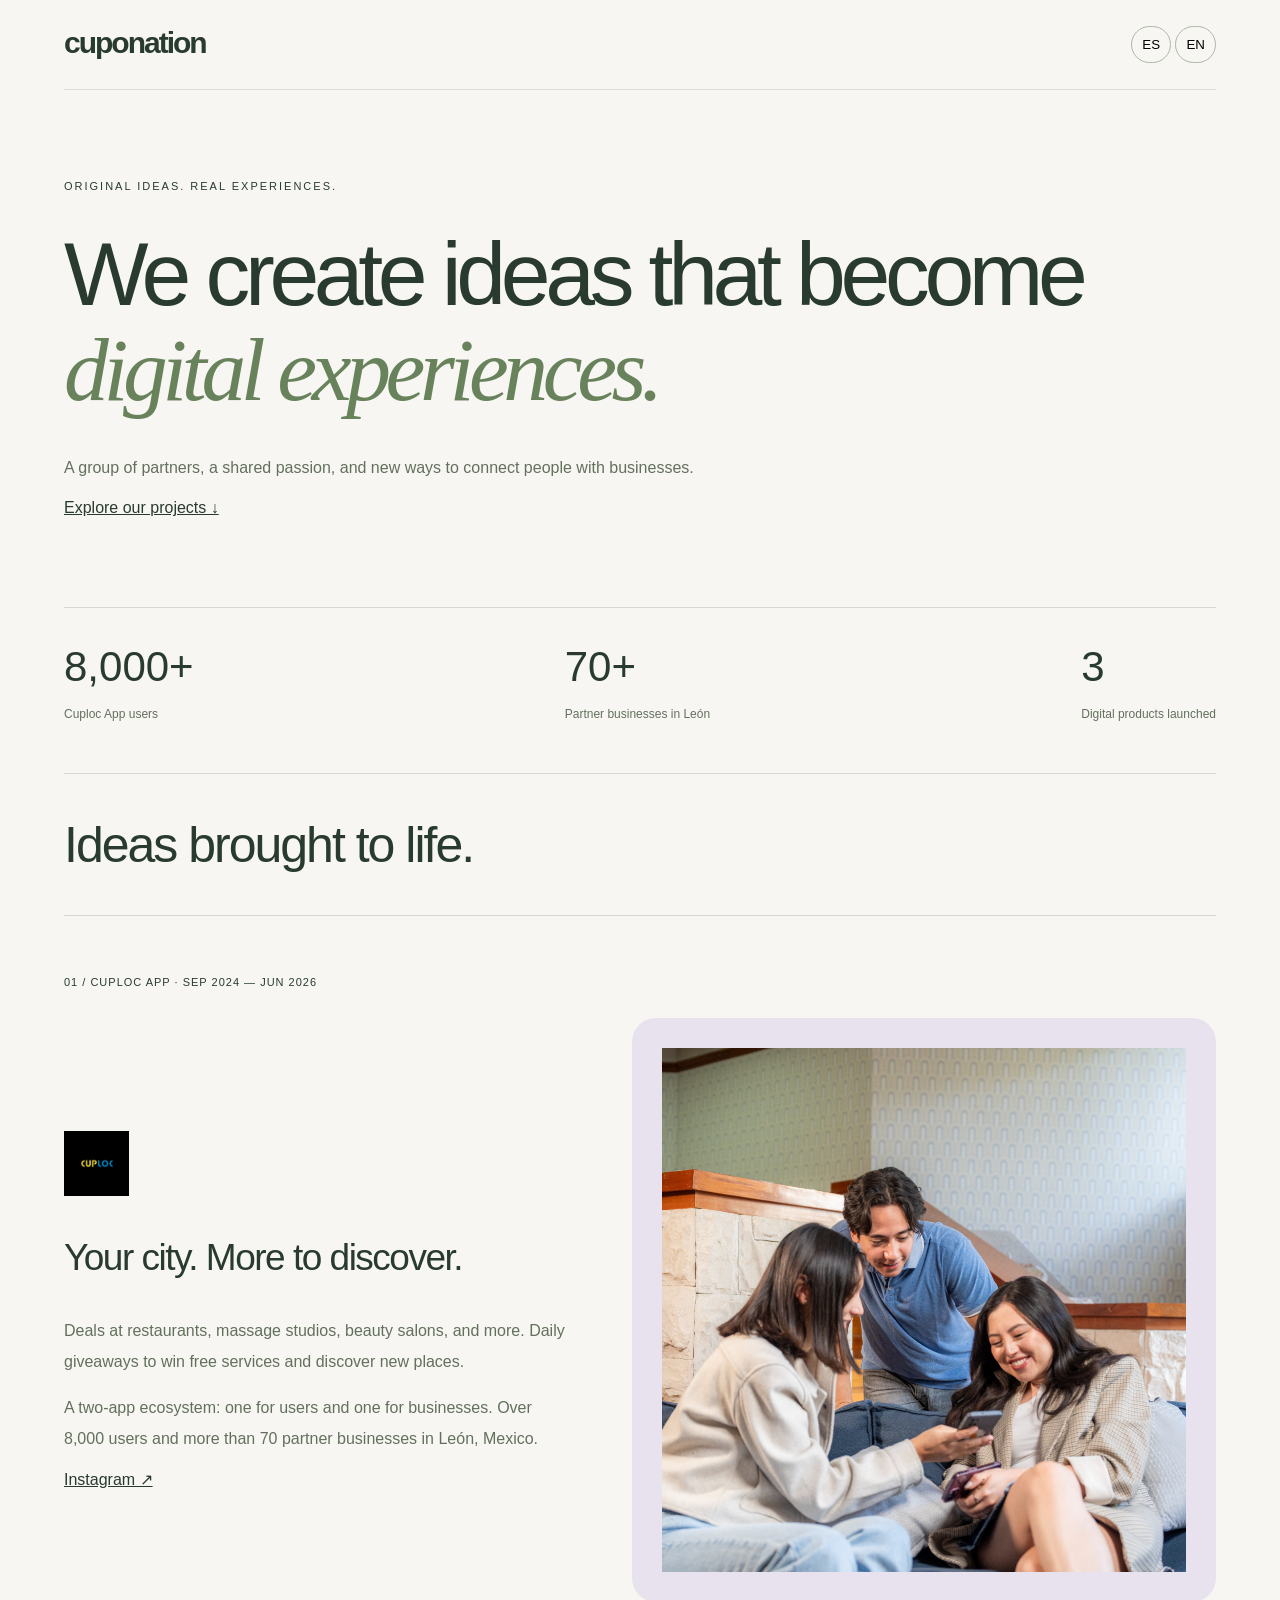
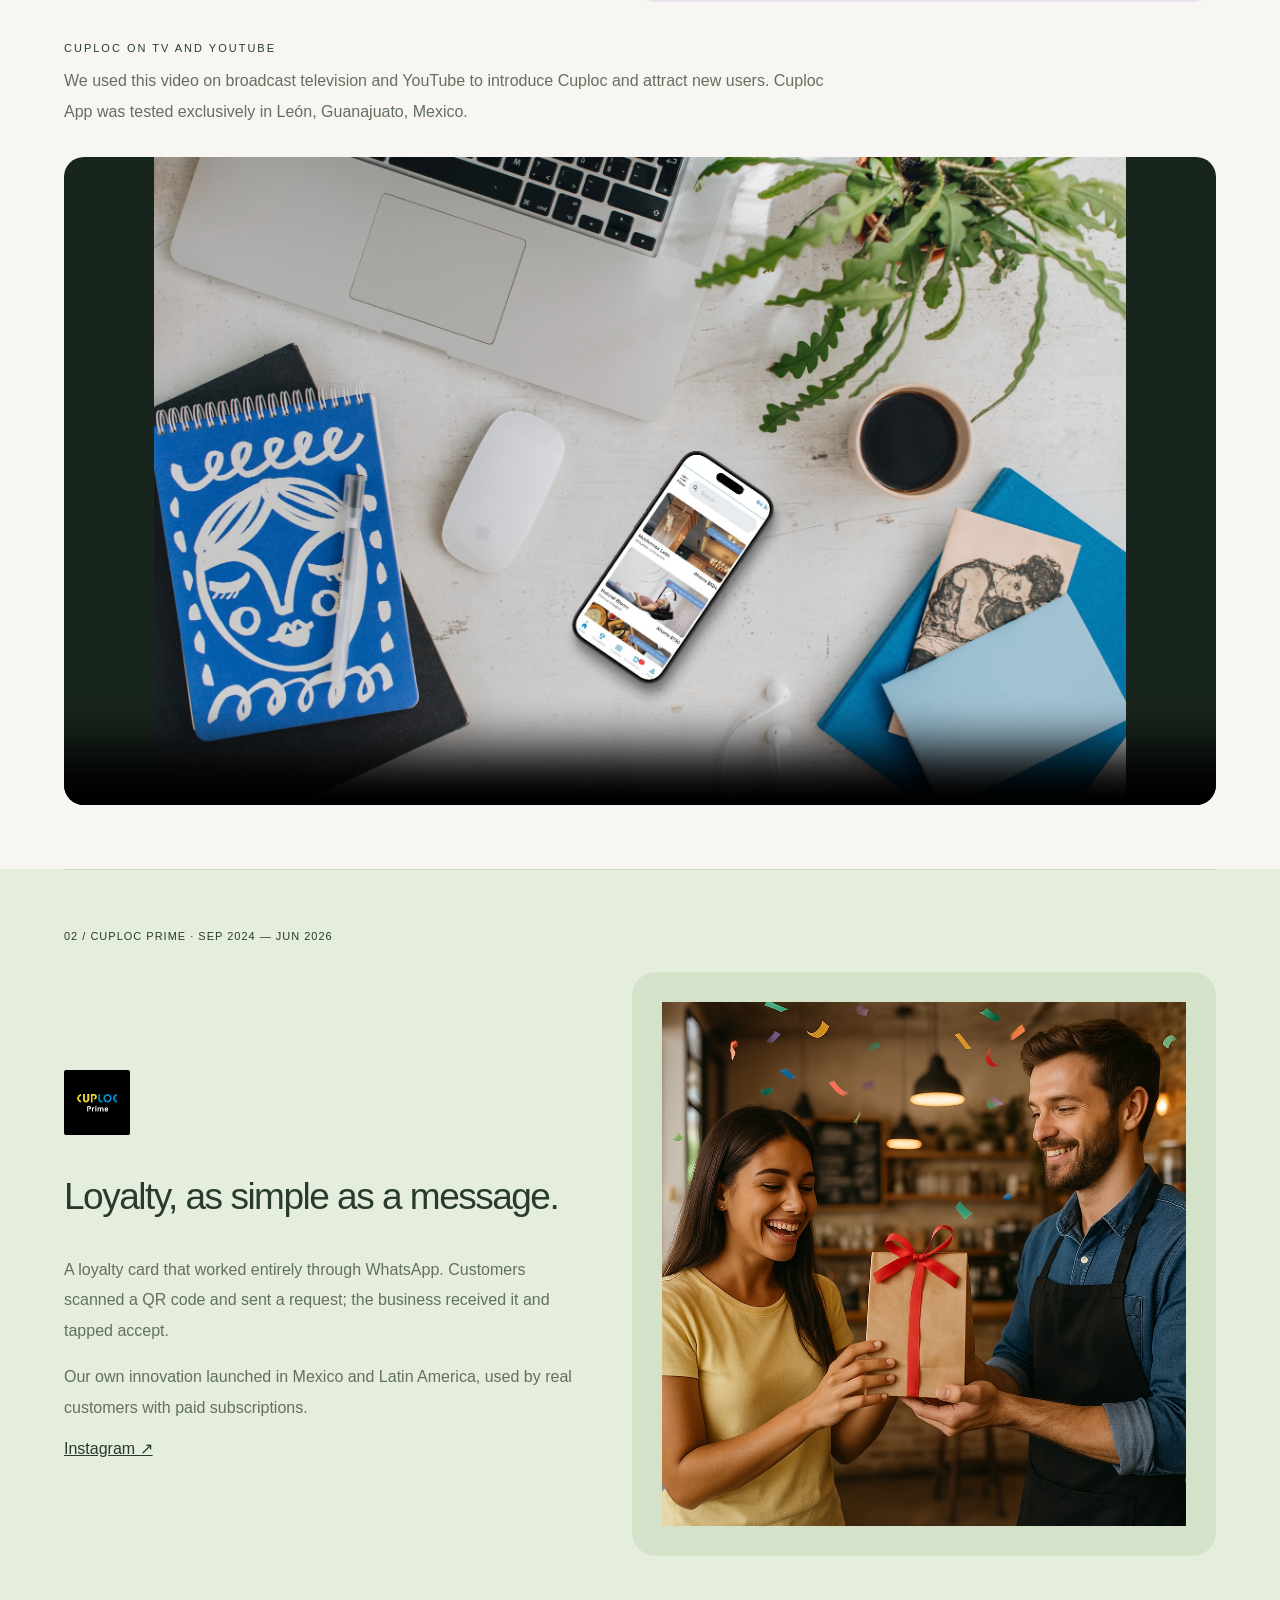
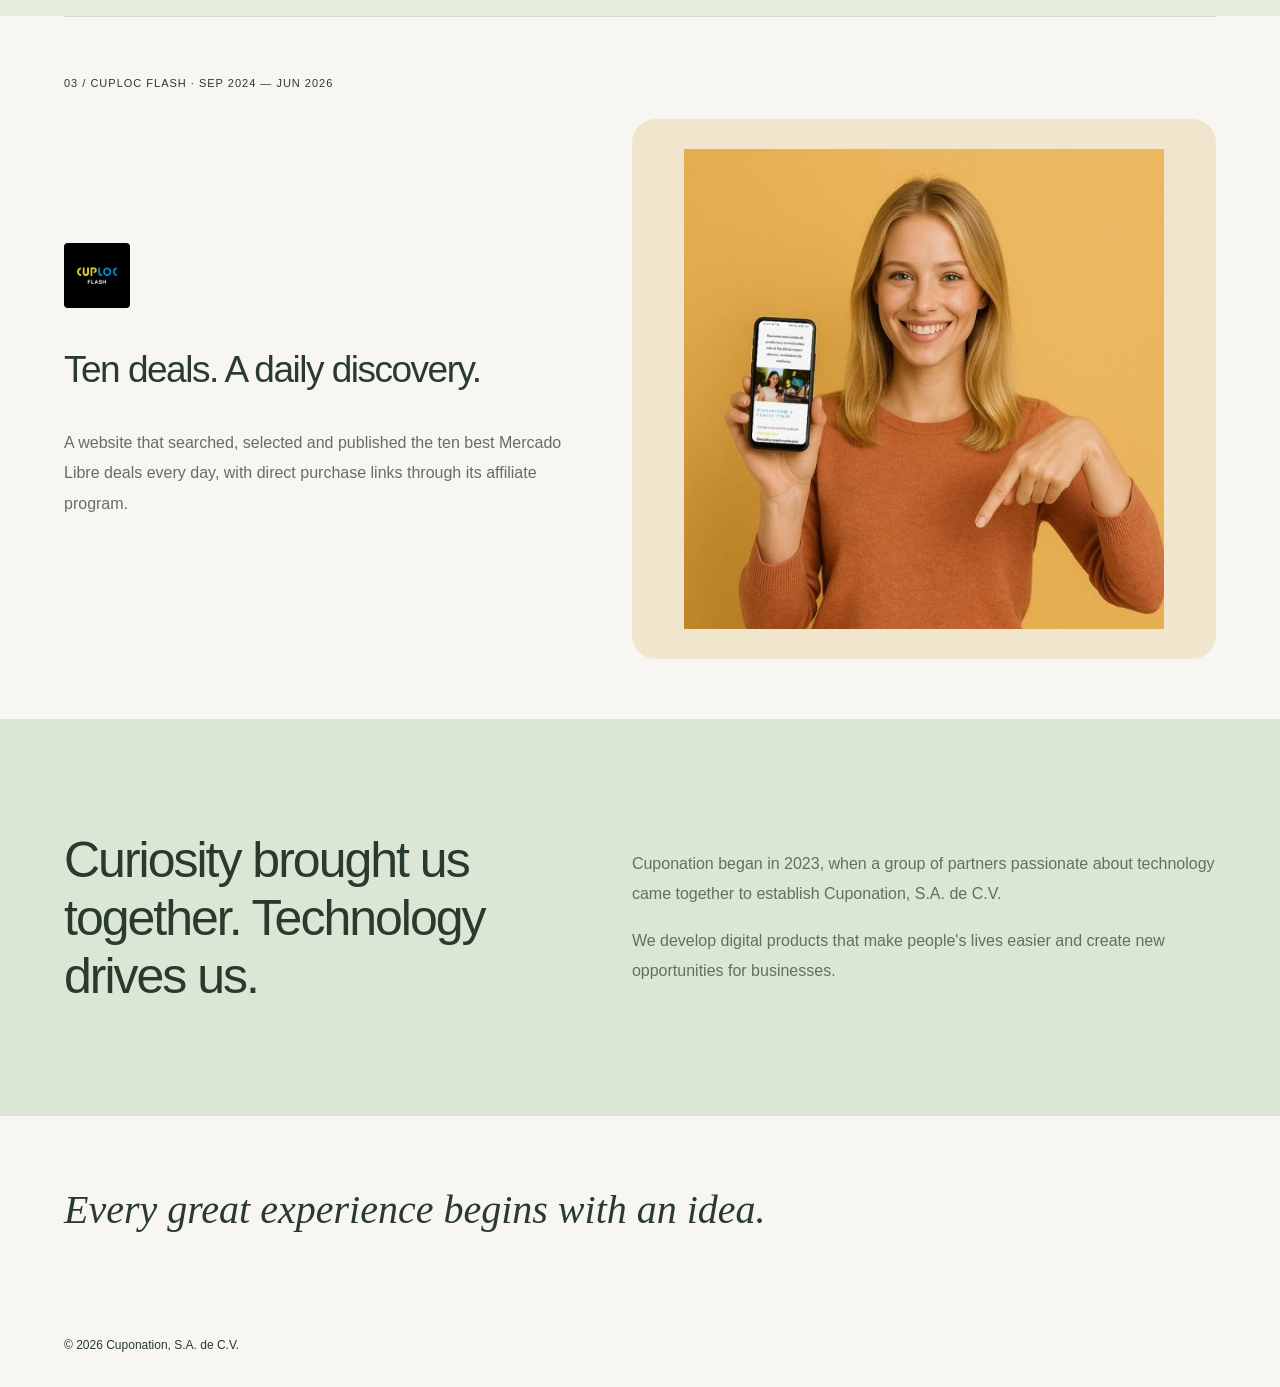
<file: index.html>
<!doctype html><html lang="es"><meta charset="utf-8"><meta name="viewport" content="width=device-width,initial-scale=1"><title>Cuponation</title>
<link rel="icon" type="image/svg+xml" sizes="any" href="favicon.svg"><style>*{box-sizing:border-box}body{margin:0;background:#f7f6f2;color:#283b2e;font-family:Arial,sans-serif}.wrap{width:min(1160px,90%);margin:auto}header{padding:26px 0;border-bottom:1px solid #ddd;display:flex;justify-content:space-between}.brand{font-size:30px;font-weight:bold;letter-spacing:-2px}button{background:none;border:1px solid #adb7a6;border-radius:30px;padding:10px;cursor:pointer}h1{font-size:clamp(46px,7vw,90px);font-weight:400;letter-spacing:-.06em;line-height:1.06;margin:35px 0}em{color:#68825b;font-family:Georgia,serif}.hero{padding:90px 0}.label{font-size:11px;letter-spacing:2px;text-transform:uppercase}p{line-height:1.9;color:#63705d}a{color:inherit}.stats{display:flex;justify-content:space-between;border-block:1px solid #d3dacd;padding:35px 0;gap:20px}.stats strong{font-size:42px;font-weight:400}.stats p{font-size:12px}h2{font-size:50px;font-weight:400;letter-spacing:-2px}article{padding:60px 0;border-top:1px solid #d3dacd}.grid{display:grid;grid-template-columns:1fr 1.15fr;gap:60px;align-items:center}h3{font-size:37px;font-weight:400;letter-spacing:-1.5px}.visual{padding:30px;background:#e8e2ee;border-radius:24px;min-height:300px;display:flex;justify-content:center;align-items:center}.visual img{width:100%;max-height:480px;object-fit:contain}.film{width:100%;aspect-ratio:16/9;background:#18251c;border-radius:20px;margin-top:30px}.prime{background:#e5eddd}.prime .visual{background:#d5e2ca}.phone{width:260px;max-width:100%;aspect-ratio:9/16;border:8px solid #233328;border-radius:30px;background:#111}.meta{font-size:11px;letter-spacing:1px;margin-bottom:30px}.logo{max-width:200px;max-height:65px}.about{padding:70px 0;background:#dce6d4}footer{padding:35px 0;font-size:12px}.closing{font:italic 40px Georgia,serif;padding:70px 0}button:focus-visible,a:focus-visible{outline:3px solid #689555}@media(max-width:750px){.grid{grid-template-columns:1fr;gap:25px}.hero{padding:55px 0}h2{font-size:38px}.stats strong{font-size:30px}.stats p{font-size:10px}.closing{font-size:30px}}</style>
<header class="wrap"><span class="brand">cuponation</span><div><button type="button" data-language="es">ES</button> <button type="button" data-language="en">EN</button></div></header><main>
<section class="wrap hero"><div class="label" data-en="Original ideas. Real experiences.">Ideas propias. Experiencias reales.</div><h1><span data-en="We create ideas that become">Creamos ideas que se convierten en</span> <em data-en="digital experiences.">experiencias digitales.</em></h1><p data-en="A group of partners, a shared passion, and new ways to connect people with businesses.">Un grupo de socios, una pasión compartida y nuevas formas de conectar a las personas con los negocios.</p><a href="#proyectos" data-en="Explore our projects ↓">Explora nuestros proyectos ↓</a></section>
<div class="wrap stats"><div><strong>8,000+</strong><p data-en="Cuploc App users">Usuarios en Cuploc App</p></div><div><strong>70+</strong><p data-en="Partner businesses in León">Negocios afiliados en León</p></div><div><strong>3</strong><p data-en="Digital products launched">Productos digitales lanzados</p></div></div>
<section class="wrap" id="proyectos"><h2 data-en="Ideas brought to life.">Ideas que cobraron vida.</h2><article><div class="meta">01 / CUPLOC APP · SEP 2024 — JUN 2026</div><div class="grid"><div><img class="logo" src="assets/cuploc-logo.png" alt="Cuploc" onerror="this.hidden=true"><h3 data-en="Your city. More to discover.">Tu ciudad. Más por descubrir.</h3><p data-en="Deals at restaurants, massage studios, beauty salons, and more. Daily giveaways to win free services and discover new places.">Ofertas en restaurantes, masajes, salones de belleza y más. Sorteos diarios para ganar servicios gratuitos y descubrir nuevos lugares.</p><p data-en="A two-app ecosystem: one for users and one for businesses. Over 8,000 users and more than 70 partner businesses in León, Mexico.">Un ecosistema de dos apps: una para usuarios y otra para negocios. Más de 8,000 usuarios y más de 70 negocios afiliados en León, Guanajuato.</p><a href="https://www.instagram.com/cuplocapp/" target="_blank" rel="noopener noreferrer">Instagram ↗</a></div><div class="visual"><img src="assets/cuploc-app.jpg" alt="Personas compartiendo sus teléfonos en un restaurante" width="2048" height="2048" style="height:auto;max-height:none"></div></div><div style="margin-top:40px;max-width:760px">
  <div class="label" data-en="Cuploc on TV and YouTube">
    Cuploc en televisión y YouTube
  </div>
  <p
    style="margin:12px 0 0"
    data-en="We used this video on broadcast television and YouTube to introduce Cuploc and attract new users. Cuploc App was tested exclusively in León, Guanajuato, Mexico."
  >Utilizamos este video en televisión abierta y en YouTube para dar a conocer Cuploc y atraer nuevos usuarios. Cuploc App se probó exclusivamente en León, Guanajuato, México.</p>
</div><video class="film" controls playsinline preload="none" poster="assets/cuploc-video-poster.jpg"><source src="assets/cuploc-spot.mp4" type="video/mp4"></video></article></section>
<section class="prime"><article class="wrap"><div class="meta">02 / CUPLOC PRIME · SEP 2024 — JUN 2026</div><div class="grid"><div><img class="logo" src="assets/prime-logo.png" alt="Cuploc Prime" onerror="this.hidden=true"><h3 data-en="Loyalty, as simple as a message.">La lealtad, tan fácil como un mensaje.</h3><p data-en="A loyalty card that worked entirely through WhatsApp. Customers scanned a QR code and sent a request; the business received it and tapped accept.">Una tarjeta de lealtad que funcionaba 100% por WhatsApp. El cliente escaneaba un QR y enviaba una solicitud; el negocio la recibía y presionaba aceptar.</p><p data-en="Our own innovation launched in Mexico and Latin America, used by real customers with paid subscriptions.">Una innovación propia lanzada en México y Latinoamérica, utilizada por clientes reales que pagaban una suscripción.</p><a href="https://www.instagram.com/cuplocapp/" target="_blank" rel="noopener noreferrer">Instagram ↗</a></div><div class="visual"><img src="assets/prime-recompensa.jpg" alt="Cliente recibiendo un regalo de un negocio como recompensa por su lealtad" width="1024" height="1024" loading="lazy" style="height:auto;max-height:none"></div></div></article></section>
<section class="wrap"><article><div class="meta">03 / CUPLOC FLASH · SEP 2024 — JUN 2026</div><div class="grid"><div><img class="logo" src="assets/flash-logo.png" alt="Cuploc Flash" onerror="this.hidden=true"><h3 data-en="Ten deals. A daily discovery.">Diez ofertas. Un descubrimiento diario.</h3><p data-en="A website that searched, selected and published the ten best Mercado Libre deals every day, with direct purchase links through its affiliate program.">Una web que buscaba, seleccionaba y publicaba cada día las 10 mejores ofertas de Mercado Libre. Un blog con acceso directo a la compra mediante su programa de afiliados.</p></div><div class="visual" style="background:#f0e6cd"><img src="assets/flash-imagen.jpg" alt="Cuploc Flash" loading="lazy"></div></div></article></section>
<section class="about"><div class="wrap grid"><h2 data-en="Curiosity brought us together. Technology drives us.">La curiosidad nos unió. La tecnología nos mueve.</h2><div><p data-en="Cuponation began in 2023, when a group of partners passionate about technology came together to establish Cuponation, S.A. de C.V.">Cuponation nació en 2023, cuando un grupo de socios apasionados por la tecnología se unió para crear Cuponation, S.A. de C.V.</p><p data-en="We develop digital products that make people's lives easier and create new opportunities for businesses.">Desarrollamos productos digitales que facilitan la vida de las personas y generan nuevas oportunidades para los negocios.</p></div></div></section><div class="wrap closing" data-en="Every great experience begins with an idea.">Toda gran experiencia comienza con una idea.</div></main><footer class="wrap">© 2026 Cuponation, S.A. de C.V.</footer><script>(() => {
  const translatedElements = document.querySelectorAll('[data-en]');
  const languageButtons = document.querySelectorAll('[data-language]');
  translatedElements.forEach(element => { element.dataset.es = element.textContent; });

  function setLanguage(language) {
    const selected = language === 'es' ? 'es' : 'en';
    document.documentElement.lang = selected;
    translatedElements.forEach(element => { element.textContent = element.dataset[selected]; });
    languageButtons.forEach(button => {
      button.setAttribute('aria-pressed', String(button.dataset.language === selected));
    });
  }

  languageButtons.forEach(button => {
    button.addEventListener('click', () => setLanguage(button.dataset.language));
  });

  const deviceLanguage = (navigator.languages && navigator.languages[0]) || navigator.language || 'es';
  setLanguage(deviceLanguage.toLowerCase().startsWith('es') ? 'es' : 'en');
})();</script></html>
</file>
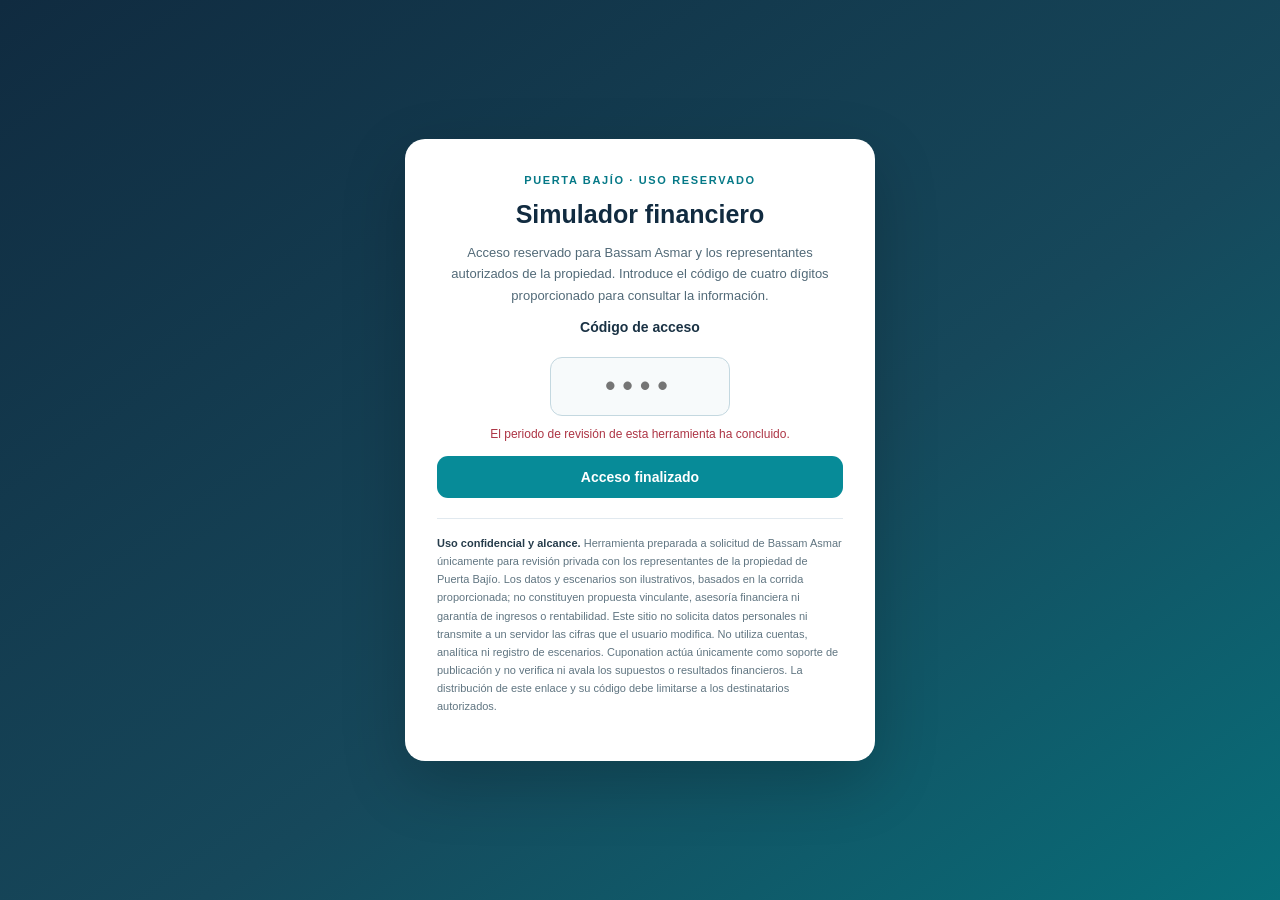
<file: acceso-puerta-bajio/index.html>
<!doctype html>
<html lang="es">
<head>
<meta charset="utf-8"/><meta name="viewport" content="width=device-width,initial-scale=1"/>
<meta name="theme-color" content="#102b40"/>
<title>Puerta Bajío | Simulador de Inversión Regus</title>
<style>
:root{--navy:#112b40;--teal:#08a6b5;--aqua:#dcf8f9;--ink:#1a3244;--muted:#697f8d;--border:#dbe6eb;--bg:#f4f8fa;--white:#fff;--green:#078466;--red:#d04d5e;--shadow:0 8px 32px rgba(15,53,76,.06)}
*{box-sizing:border-box}body{margin:0;color:var(--ink);font-family:Inter,Segoe UI,Arial,sans-serif;background:var(--bg);font-size:14px}button,input,select{font:inherit}button{cursor:pointer}header{background:var(--navy);color:white;padding:21px max(26px,calc((100vw - 1400px)/2));display:flex;gap:22px;align-items:center;justify-content:space-between;flex-wrap:wrap}header .tag{color:#b5e6e9;text-transform:uppercase;font-size:11px;font-weight:800;letter-spacing:.17em}header h1{font-size:23px;margin:5px 0 4px;font-weight:800}header p{color:#c7dce3;margin:0;font-size:13px}header .brand{font-size:24px;font-weight:800;letter-spacing:-1px;white-space:nowrap}header .brand span{color:#3bd5db}main{max-width:1450px;margin:auto;padding:24px 26px 65px}.toolbar{display:flex;align-items:center;justify-content:space-between;gap:16px;flex-wrap:wrap;margin-bottom:20px}.intro strong{font-size:17px}.intro p{margin:6px 0 0;color:var(--muted);font-size:13px}.buttons{display:flex;gap:8px;flex-wrap:wrap}.btn{background:white;color:var(--ink);border:1px solid var(--border);border-radius:9px;padding:10px 13px;font-weight:700}.btn:hover{border-color:var(--teal)}.btn.primary{background:var(--teal);color:white;border-color:var(--teal)}.layout{display:grid;grid-template-columns:345px minmax(0,1fr);gap:19px}.panel{background:white;border:1px solid var(--border);border-radius:14px;padding:20px;box-shadow:var(--shadow)}.sidebar{align-self:start}.side-head{display:flex;justify-content:space-between;align-items:center}.panel h2{font-size:16px;margin:0 0 16px}.eyebrow{font-size:11px;font-weight:800;text-transform:uppercase;letter-spacing:.09em;color:var(--teal);margin-bottom:12px}.control{margin:18px 0 23px}.control .head{display:flex;justify-content:space-between;align-items:center;gap:9px;margin-bottom:11px}.control label{font-weight:650}.value{color:var(--navy);font-weight:800;font-variant-numeric:tabular-nums;background:var(--aqua);padding:5px 8px;border-radius:6px;white-space:nowrap}input[type=range]{width:100%;accent-color:var(--teal);cursor:pointer}.range-label{display:flex;justify-content:space-between;color:#8395a1;font-size:11px;margin-top:4px}.hint{color:var(--muted);font-size:12px;line-height:1.5;margin:8px 0 0}.divider{border:0;border-top:1px solid var(--border);margin:24px 0}.scenario-buttons{display:grid;grid-template-columns:repeat(3,1fr);gap:7px}.scenario-buttons button{background:#f6fafb;border:1px solid var(--border);border-radius:8px;padding:9px 4px;color:var(--ink);font-weight:700;font-size:12px}.scenario-buttons button.active{background:var(--aqua);border-color:var(--teal);color:#007984}details{border-top:1px solid var(--border);margin-top:20px;padding-top:15px}summary{cursor:pointer;font-weight:750}.fine{font-size:11px;line-height:1.55;color:var(--muted)}.content{min-width:0}.kpis{display:grid;grid-template-columns:repeat(4,minmax(0,1fr));gap:13px;margin-bottom:17px}.kpi{background:white;border:1px solid var(--border);border-radius:14px;padding:18px 17px;min-height:129px;box-shadow:var(--shadow)}.kpi .label{font-size:12px;color:var(--muted);font-weight:650}.kpi .big{font-weight:850;letter-spacing:-.035em;font-size:25px;margin:11px 0 8px;white-space:nowrap}.kpi .sub{font-size:11px;color:#7b8b98}.positive{color:var(--green)}.negative{color:var(--red)}.comparison{background:#e9f7f7;border:1px solid #c3e9eb;border-radius:10px;padding:12px 15px;display:flex;gap:16px;align-items:center;justify-content:space-between;margin-bottom:16px;flex-wrap:wrap}.comparison strong{color:#007888}.split{display:grid;grid-template-columns:minmax(0,1.8fr) minmax(270px,1fr);gap:17px;margin-bottom:17px}.panel .subtitle{font-size:12px;color:var(--muted);margin:-8px 0 17px}#chart{display:block;width:100%;height:auto;max-height:330px;overflow:visible}#chart text{font-family:Segoe UI,Arial,sans-serif}.legend{display:flex;gap:18px;flex-wrap:wrap;margin-top:7px;font-size:12px;color:var(--muted)}.dot{display:inline-block;width:9px;height:9px;border-radius:50%;margin-right:6px}.stats-list{display:flex;flex-direction:column;gap:14px;margin-top:20px}.statline{display:flex;align-items:flex-start;justify-content:space-between;border-bottom:1px solid var(--border);padding-bottom:12px;gap:10px}.statline:last-child{border:0}.statline span{color:var(--muted)}.statline strong{text-align:right}.table-wrap{overflow-x:auto}.results{width:100%;border-collapse:collapse;white-space:nowrap;font-size:12px;font-variant-numeric:tabular-nums}.results th{background:#e8f4f6;text-align:right;padding:12px 12px;color:var(--navy);position:sticky;top:0}.results th:first-child,.results td:first-child{text-align:left;position:sticky;left:0;background:#fff;min-width:190px;z-index:1;font-weight:700}.results th:first-child{background:#e8f4f6}.results td{text-align:right;padding:10px 12px;border-bottom:1px solid #e8edef}.results tr.highlight td{background:#e8fbfa;font-weight:750}.results tr.highlight td:first-child{background:#e8fbfa}.results tr:last-child td{border-bottom:0}.note{font-size:12px;line-height:1.65;color:#627985;margin-top:14px}.pill{font-size:10px;font-weight:800;color:#147d86;background:#e6fafa;border-radius:20px;padding:5px 8px}.method{margin-top:17px;font-size:12px;line-height:1.7;color:#516a7a}.method summary{font-size:13px;color:var(--ink)}.info-alert{background:#fffaf0;border:1px solid #f0ddaa;border-radius:10px;padding:13px 16px;color:#65512c;line-height:1.5;margin-bottom:16px;font-size:12px}.error{background:#fff3f3;border:1px solid #f7dada;border-radius:8px;padding:11px 13px;color:#a13341;font-size:12px;margin-top:14px}.yeargrid{display:grid;grid-template-columns:repeat(2,1fr);gap:9px}.yearbox{border:1px solid var(--border);border-radius:8px;padding:10px}.yearbox label{display:flex;justify-content:space-between;font-size:11px}.yearbox input{margin-top:7px}footer{text-align:center;font-size:11px;color:var(--muted);margin-top:20px}@media(max-width:1150px){.layout{grid-template-columns:300px minmax(0,1fr)}.kpis{grid-template-columns:repeat(2,1fr)}.split{grid-template-columns:1fr}}@media(max-width:740px){header{padding:18px}main{padding:17px 13px 35px}.layout{grid-template-columns:1fr}.kpis{grid-template-columns:repeat(2,1fr)}.kpi{padding:14px 12px;min-height:116px}.kpi .big{font-size:22px}.sidebar{order:0}.content{order:1}.panel{padding:17px}.toolbar .buttons{width:100%}}@media print{header{background:#fff;color:#000;border-bottom:2px solid #09a6b5}.buttons,.sidebar,.scenario-buttons{display:none!important}.layout{display:block}main{padding:10px}.panel,.kpi{box-shadow:none}.content{width:100%}.kpi{break-inside:avoid}}

/* Acceso inicial: la información se oculta hasta ingresar el PIN */
body.locked>header,body.locked>main{display:none!important}
#accessScreen{display:none;min-height:100dvh;padding:24px;align-items:center;justify-content:center;background:linear-gradient(145deg,#102b40,#16485b 58%,#086e79)}
body.locked #accessScreen{display:flex}
.access-card{background:white;border-radius:20px;box-shadow:0 22px 65px rgba(0,0,0,.2);width:min(100%,470px);padding:35px 32px;text-align:center}
.access-mark{font-size:11px;letter-spacing:.15em;color:#057987;font-weight:850;text-transform:uppercase}
.access-card h1{margin:14px 0 8px;font-size:25px;color:#112b40}
.access-card p{font-size:13px;line-height:1.65;color:#526a78}
.access-pin{width:180px;max-width:100%;display:block;margin:22px auto 11px;border-radius:12px;border:1px solid #c4d8e0;background:#f7fafb;text-align:center;font-size:29px;font-weight:800;letter-spacing:.25em;padding:12px 8px;color:#112b40}
.access-pin:focus{outline:3px solid #9bdfe6;border-color:#068b9a}
.access-btn{display:block;width:100%;padding:13px 16px;background:#078b98;border:0;border-radius:11px;color:#fff;font-weight:800;font-size:14px}
#pinError{min-height:21px;margin:8px 0;color:#ad3545;font-size:12px}
.access-legal{text-align:left;border-top:1px solid #e1e9ef;margin-top:20px;padding-top:15px;font-size:11px!important;color:#607581!important}
.access-legal strong{color:#263c4b}
@media(max-width:500px){.access-card{padding:25px 20px}}
@media print{#accessScreen{display:none!important}}
</style></head>
<body class="locked">
<div id="accessScreen" role="region" aria-label="Acceso restringido al simulador">
  <div class="access-card">
    <div class="access-mark">Puerta Bajío · Uso reservado</div>
    <h1>Simulador financiero</h1>
    <p>Acceso reservado para Bassam Asmar y los representantes autorizados de la propiedad. Introduce el código de cuatro dígitos proporcionado para consultar la información.</p>
    <form id="accessForm" autocomplete="off">
      <label for="pinInput" style="font-weight:700;color:#1a3244">Código de acceso</label>
      <input class="access-pin" id="pinInput" type="password" inputmode="numeric" pattern="[0-9]{4}" maxlength="4" minlength="4" placeholder="••••" aria-describedby="pinError" required autocomplete="off"/>
      <div id="pinError" role="alert"></div>
      <button class="access-btn" type="submit">Ingresar al simulador</button>
    </form>
    <p class="access-legal"><strong>Uso confidencial y alcance.</strong> Herramienta preparada a solicitud de Bassam Asmar únicamente para revisión privada con los representantes de la propiedad de Puerta Bajío. Los datos y escenarios son ilustrativos, basados en la corrida proporcionada; no constituyen propuesta vinculante, asesoría financiera ni garantía de ingresos o rentabilidad. Este sitio no solicita datos personales ni transmite a un servidor las cifras que el usuario modifica. No utiliza cuentas, analítica ni registro de escenarios. Cuponation actúa únicamente como soporte de publicación y no verifica ni avala los supuestos o resultados financieros. La distribución de este enlace y su código debe limitarse a los destinatarios autorizados.</p>
  </div>
</div>
<header><div><div class="tag">Análisis interactivo · Puerta Bajío</div><h1>Simulador de inversión y sensibilidad</h1><p>Regus · Piso 4 · 953 m² · Proyección a 10 años · MXN</p></div><div class="brand">Puerta<span> Bajío</span></div></header>
<main><div class="toolbar"><div class="intro"><strong>Explora diferentes escenarios de inversión y ocupación</strong><p>Basado en el P&amp;L corregido de Puerta Bajío. El escenario base reproduce el documento; los cambios son sensibilidades ilustrativas.</p></div><div class="buttons"><button class="btn" id="resetBtn">↻ Restaurar P&amp;L</button><button class="btn" id="csvBtn">↓ Descargar Excel</button><button class="btn primary" onclick="window.print()">Imprimir / PDF</button></div></div>
<div class="layout"><aside class="panel sidebar"><div class="side-head"><h2>Variables del escenario</h2><span class="pill">EDITABLE</span></div><div class="eyebrow">Escenarios rápidos</div><div class="scenario-buttons"><button data-preset="cautious">Conservador</button><button class="active" data-preset="base">Base IWG</button><button data-preset="optimistic">Optimista</button></div>
<div class="control"><div class="head"><label for="occ1">Ocupación · Año 1</label><span class="value" id="vOcc1">57%</span></div><input type="range" id="occ1" min="15" max="95" step="0.5" value="57"><div class="range-label"><span>15%</span><span>95%</span></div></div>
<div class="control"><div class="head"><label for="occ2">Ocupación · Año 2</label><span class="value" id="vOcc2">80.5%</span></div><input type="range" id="occ2" min="25" max="95" step="0.5" value="80.5"><div class="range-label"><span>25%</span><span>95%</span></div></div>
<div class="control"><div class="head"><label for="occ3">Ocupación · Años 3–10</label><span class="value" id="vOcc3">82.5%</span></div><input type="range" id="occ3" min="30" max="95" step="0.5" value="82.5"><div class="range-label"><span>30%</span><span>95%</span></div><p class="hint">La ocupación promedio se usa como referencia por año; no equivale a una previsión de ventas aprobada. Puedes editar cada año abajo.</p></div>
<hr class="divider"/>
<div class="control"><div class="head"><label for="invest">Inversión inicial total</label><span class="value" id="vInvest">$17.45 M</span></div><input type="range" id="invest" min="9000" max="27000" step="100" value="17452"><div class="range-label"><span>$9.00 M</span><span>$27.00 M</span></div></div>
<input type="hidden" id="property" value="100"/><div class="hint" style="padding:12px 0">Los gastos de propiedad ya están descontados en el P&amp;L original de IWG. No necesitas modificarlos: ajusta la ocupación y la inversión para comparar la TIR. <details><summary>Ver gastos considerados en la corrida</summary><p>Año 1: $903,000 MXN. Incluye un supuesto de mantenimiento de $55 MXN/m²/mes ($628,980 anuales para 953 m²). El PDF no desglosa los $274,020 restantes, por lo que no se atribuyen a conceptos específicos.</p></details></div>
<details id="customYears"><summary>Ocupación personalizada por año</summary><p class="hint">Activa este modo para modificar los 10 años por separado.</p><p><label><input type="checkbox" id="customOn"/> Activar ocupación individual</label></p><div class="yeargrid" id="yearGrid"></div></details>
<details><summary>Cómo se calculan los escenarios</summary><p class="fine">La corrida base reproduce las cifras anuales publicadas en el PDF corregido, en miles de MXN, con diferencias de redondeo posibles. El PDF NO contiene fórmulas internas del modelo. En escenarios alternativos se asume lo siguiente: (1) ingresos de oficinas y servicios aumentan/disminuyen en la misma proporción que la ocupación; (2) costos recargables y comisiones de gestión se mueven con los ingresos; (3) 80% de gastos operativos permanecen fijos y 20% son sensibles a la ocupación; (4) los gastos de propiedad permanecen en los importes estimados originales del P&amp;L, sin modificación; (5) la inversión se realiza completa en año 0, sin financiamiento, impuestos adicionales ni valor de reventa. Estos supuestos son elecciones del simulador, NO fórmulas oficiales de IWG. Los cargos de propiedad incluyen una estimación de mantenimiento a $55 MXN por m² por mes, pero no se dispone aquí del desglose exacto de otros cargos.</p></details>
</aside>
<section class="content"><div class="info-alert"><strong>Lectura de resultados:</strong> “Base del P&amp;L” muestra cifras transcritas del documento de IWG. Cualquier cambio genera un <strong>escenario hipotético</strong>, no una nueva corrida validada por IWG.</div><div class="kpis"><div class="kpi"><div class="label">TIR anual estimada</div><div class="big" id="irr">—</div><div class="sub">Flujos netos años 0–10</div></div><div class="kpi"><div class="label">Flujo neto acumulado a 10 años</div><div class="big" id="cum">—</div><div class="sub">Después de la inversión inicial</div></div><div class="kpi"><div class="label">Promedio anual neto para el propietario</div><div class="big" id="annual">—</div><div class="sub">Net Partner Cashflow ÷ 10 · Después de gastos de propiedad y antes de descontar la inversión inicial</div></div><div class="kpi"><div class="label">Recuperación de la inversión</div><div class="big" id="payback">—</div><div class="sub">Payback simple interpolado</div></div></div>
<div class="comparison"><span><strong id="scenarioLabel">Escenario base del P&amp;L</strong> · inversión inicial <span id="investmentBadge">$17.45 M</span></span><span>Variación vs. flujo acumulado base: <strong id="delta">$0.00 M</strong></span></div>
<div class="split"><div class="panel"><h2>Flujo acumulado del propietario</h2><p class="subtitle">Millones de pesos · Después de recuperar la inversión</p><svg id="chart" viewBox="0 0 740 330" role="img" aria-label="Gráfico del flujo acumulado anual"></svg><div class="legend"><span><i class="dot" style="background:#0aa6b5"></i>Escenario seleccionado</span><span><i class="dot" style="background:#8ca5b3"></i>P&amp;L base</span><span><i class="dot" style="background:#cbd9e0"></i>Punto de equilibrio</span></div></div><div class="panel"><h2>Indicadores del proyecto</h2><p class="subtitle">Resultados en 10 años, ajustados al escenario</p><div class="stats-list"><div class="statline"><span>Ingresos netos del cliente</span><strong id="clientTotal">—</strong></div><div class="statline"><span>Gastos de propiedad</span><strong id="propTotal">—</strong></div><div class="statline"><span>Flujo del propietario (10 años)</span><strong id="partnerTotal">—</strong></div><div class="statline"><span>Inversión inicial</span><strong id="investTotal">—</strong></div><div class="statline"><span>Rendimiento sobre la inversión (10 años)</span><strong id="roi">—</strong></div><div class="statline"><span>Flujo del propietario · Año 3</span><strong id="third">—</strong></div></div></div></div>
<div class="panel"><div style="display:flex;justify-content:space-between;gap:10px;align-items:center;flex-wrap:wrap"><h2>Detalle financiero por año</h2><span class="pill">Miles de MXN</span></div><p class="subtitle">Todas las cifras monetarias están en miles de MXN. Año 0 muestra la inversión; desplaza horizontalmente para ver los 10 años.</p><div class="table-wrap"><table class="results" id="resultTable"><thead></thead><tbody></tbody></table></div><p class="note">El P&amp;L contiene cifras redondeadas a miles de MXN. La TIR usa la inversión negativa en año 0 y los flujos Net Partner Cashflow de los años 1–10; no incluye financiación, valor de salida, impuestos externos al P&amp;L ni otra inversión de capital posterior. Los escenarios alternativos son aproximaciones y deben validarse con Finanzas de IWG.</p></div>
<details class="panel method"><summary>Fuente, hipótesis y limitaciones del simulador</summary><p><strong>Fuente:</strong> “P&amp;L corregido Puerta bajio p4.pdf”, hoja “IWG Illustrative Commercial Overview”, 953 m², Shell &amp; Core, periodo de 10 años. Se utilizan las cifras anuales mostradas en la hoja: ingresos brutos, costos operativos, costos recargables, costos de gestión, Client Net Revenue, Property Costs, Net Partner Cashflow e inversión inicial de $17,452,000 MXN.</p><p><strong>Ocupación base:</strong> 57% (año 1), 80.5% (año 2) y 82.5% (años 3–10), los puntos medios de los rangos del PDF. Los escenarios alternativos no son un pronóstico de IWG: recalculan ingresos mediante proporcionalidad respecto a la ocupación de referencia, sin incorporar cambios de tarifa por ocupación, mezcla de inventario, estacionalidad o contratos. Los Costos Recargables y Management Costs escalan con los ingresos y el 20% de los costos operativos escala con ocupación. Los gastos de propiedad corresponden a los importes anuales estimados del PDF, se mantienen fijos en los escenarios y ya están descontados del Net Partner Cashflow. Las pequeñas diferencias entre líneas anuales del P&amp;L original se deben al redondeo del documento.</p><p><strong>Importante:</strong> Esta herramienta es un análisis orientativo de sensibilidad para discusión, no sustituye al modelo financiero editable original de IWG ni representa una garantía de rendimientos. Antes de basar una decisión de inversión en los escenarios, deben validarse los supuestos y resultados con el equipo financiero de IWG.</p></details>
</section></div><footer>Acceso reservado · Preparado a solicitud de Bassam Asmar para revisión del propietario · Sin recopilación de escenarios ni datos personales por esta página · Cálculos ilustrativos sin garantía de resultados. Cuponation no valida los supuestos financieros.</footer>
</main>
<script>
'use strict';
// Eliminar parámetros de seguimiento externos de la URL visible.
if (window.location.search || window.location.hash) {
  window.history.replaceState(null, '', window.location.pathname);
}
// Control de acceso visual en un sitio estático. No equivale a autenticación del servidor.
const accessForm=document.getElementById('accessForm');
const pinInput=document.getElementById('pinInput');
// El acceso se cierra al concluir noviembre 2026 en la zona horaria de Ciudad de México.
const isExpired=()=>{
 const d=new Intl.DateTimeFormat('en-CA',{timeZone:'America/Mexico_City',year:'numeric',month:'2-digit',day:'2-digit'}).format(new Date());
 return d>='2026-12-01';
};
if(isExpired()){
 const input=document.getElementById('pinInput');
 const button=accessForm.querySelector('button[type="submit"]');
 input.disabled=true;button.disabled=true;button.textContent='Acceso finalizado';
 document.getElementById('pinError').textContent='El periodo de revisión de esta herramienta ha concluido.';
}
accessForm.addEventListener('submit',function(e){e.preventDefault();
  if(isExpired()){document.getElementById('pinError').textContent='El periodo de revisión ha concluido.';return;}
  if(pinInput.value==='6384'){
    document.body.classList.remove('locked');
    document.getElementById('accessScreen').remove();
    pinInput.value='';
    window.scrollTo(0,0);
  }else{
    document.getElementById('pinError').textContent='Código incorrecto. Intenta nuevamente.';
    pinInput.value='';pinInput.focus();
  }
});

// Todos los importes base se expresan en miles de MXN, transcritos del P&L corregido.
const base={occupation:[57,80.5,82.5,82.5,82.5,82.5,82.5,82.5,82.5,82.5],office:[4522,7357,8384,9311,9651,10003,10369,10747,11139,11546],services:[854,1411,1649,1843,1911,1980,2053,2128,2205,2286],gross:[5376,8768,10034,11155,11562,11984,12421,12875,13344,13832],operating:[1272,1383,1452,1520,1575,1633,1693,1754,1818,1885],recharge:[135,220,251,278,288,299,310,321,333,345],management:[860,1403,1605,1785,1850,1917,1987,2060,2135,2213],client:[3108,5763,6726,7572,7848,8134,8431,8739,9058,9389],property:[903,936,970,1006,1042,1080,1120,1161,1203,1247],partner:[2205,4827,5756,6566,6806,7054,7312,7578,7855,8142],investment:17452};
const fmt=new Intl.NumberFormat('es-MX',{maximumFractionDigits:0}),fmt1=new Intl.NumberFormat('es-MX',{maximumFractionDigits:1});
const el=id=>document.getElementById(id), val=id=>+el(id).value;
const moneyM=v=>(v<0?'−':'')+'$'+Math.abs(v/1000).toLocaleString('es-MX',{minimumFractionDigits:2,maximumFractionDigits:2})+' M';
const num=v=>(v<0?'('+fmt.format(Math.abs(v))+')':fmt.format(v));
let custom=[...base.occupation],scenario='base';
function buildYearGrid(){el('yearGrid').innerHTML=Array.from({length:10},(_,i)=>`<div class="yearbox"><label>Año ${i+1}<strong id="cyv${i}">${custom[i]}%</strong></label><input aria-label="Ocupación año ${i+1}" type="range" id="cy${i}" min="15" max="95" step="0.5" value="${custom[i]}"></div>`).join('');for(let i=0;i<10;i++){el('cy'+i).addEventListener('input',()=>{custom[i]=+el('cy'+i).value;el('cyv'+i).textContent=custom[i]+'%';scenario='custom';updatePreset();update()})}}
function currentOcc(){return el('customOn').checked?custom:[val('occ1'),val('occ2'),...Array(8).fill(val('occ3'))]}
function calculate(){let o=currentOcc(),p=val('property')/100,inv=val('invest');let rows=[];let cumulative=-inv;rows.push({year:0,cumulative,cashflow:-inv,investmentOut:inv});for(let i=0;i<10;i++){let factor=o[i]/base.occupation[i],delta=factor-1,gross=base.gross[i]*factor,operating=base.operating[i]*(.8+.2*factor),recharge=base.recharge[i]*factor,management=base.management[i]*factor,client=base.client[i]+(gross-base.gross[i])-(operating-base.operating[i])-(recharge-base.recharge[i])-(management-base.management[i]);let property=base.property[i]*p,partner=base.partner[i]+(client-base.client[i])-(property-base.property[i]);cumulative+=partner;rows.push({year:i+1,occupancy:o[i],gross,operating,recharge,management,client,property,partner,cashflow:partner,cumulative})}return rows}
function irr(flows){let npv=r=>flows.reduce((s,f,i)=>s+f/Math.pow(1+r,i),0);let lo=-.9999,hi=1;while(npv(hi)>0&&hi<1e5)hi=hi*2+1;if(npv(lo)*npv(hi)>0)return null;for(let i=0;i<180;i++){let m=(lo+hi)/2;if(npv(m)>0)lo=m;else hi=m}return(lo+hi)/2}
function payback(rows){for(let i=1;i<rows.length;i++)if(rows[i].cumulative>=0){let a=rows[i-1].cumulative,b=rows[i].cumulative;return i-1+(-a)/(b-a)}return null}
const sum=(arr,key)=>arr.slice(1).reduce((s,r)=>s+r[key],0);
function draw(rows){let svg=el('chart'),w=740,h=330,L=58,R=15,T=17,B=45;let baseCum=-base.investment,baseValues=[baseCum];base.partner.forEach(v=>{baseCum+=v;baseValues.push(baseCum)});let values=rows.map(r=>r.cumulative),yMin=Math.min(0,...values,...baseValues),yMax=Math.max(0,...values,...baseValues),pad=(yMax-yMin)*.09||1000;yMin-=pad;yMax+=pad;let x=i=>L+(w-L-R)*i/10,y=v=>T+(h-T-B)*(1-(v-yMin)/(yMax-yMin));let path=a=>a.map((v,i)=>(i?'L':'M')+x(i).toFixed(1)+','+y(v).toFixed(1)).join(' ');let s='';for(let i=0;i<=4;i++){let v=yMin+(yMax-yMin)*i/4,yy=y(v);s+=`<line x1="${L}" y1="${yy}" x2="${w-R}" y2="${yy}" stroke="#e2ebef"/><text x="${L-10}" y="${yy+4}" text-anchor="end" fill="#79909b" font-size="12">${(v/1000).toFixed(0)}M</text>`}for(let i=0;i<=10;i++)s+=`<text x="${x(i)}" y="${h-15}" text-anchor="middle" fill="#78929e" font-size="12">${i}</text>`;if(yMin<0&&yMax>0)s+=`<line x1="${L}" y1="${y(0)}" x2="${w-R}" y2="${y(0)}" stroke="#8e9fa9" stroke-dasharray="5 4"/>`;s+=`<path d="${path(baseValues)}" stroke="#97a9b6" stroke-width="3" stroke-dasharray="7 6" fill="none"/><path d="${path(values)}" stroke="#079daa" stroke-width="4" fill="none" stroke-linejoin="round"/>`;values.forEach((v,i)=>s+=`<circle cx="${x(i)}" cy="${y(v)}" r="3.8" fill="#fff" stroke="#079daa" stroke-width="2"><title>Año ${i}: ${moneyM(v)}</title></circle>`);s+=`<text x="${w/2}" y="${h-1}" text-anchor="middle" fill="#7a8f9b" font-size="12">Año</text>`;svg.innerHTML=s}
function updatePreset(){document.querySelectorAll('[data-preset]').forEach(b=>b.classList.toggle('active',scenario===b.dataset.preset))}
function update(){const rows=calculate(),irrValue=irr(rows.map(r=>r.cashflow)),pb=payback(rows),annual=sum(rows,'partner')/10,total=sum(rows,'partner'),cTotal=sum(rows,'client'),pTotal=sum(rows,'property'),invest=val('invest'),baseCum=base.partner.reduce((a,b)=>a+b,0)-base.investment,delta=rows[10].cumulative-baseCum;el('vOcc1').textContent=val('occ1')+'%';el('vOcc2').textContent=val('occ2')+'%';el('vOcc3').textContent=val('occ3')+'%';el('vInvest').textContent=moneyM(invest);el('irr').textContent=irrValue===null?'N/D':(irrValue*100).toLocaleString('es-MX',{minimumFractionDigits:1,maximumFractionDigits:1})+'%';el('cum').textContent=moneyM(rows[10].cumulative);el('cum').className='big '+(rows[10].cumulative>=0?'positive':'negative');el('annual').textContent=moneyM(annual);el('payback').textContent=pb===null?'> 10 años':fmt1.format(pb)+' años';el('scenarioLabel').textContent=({base:'Escenario base del P&L',cautious:'Escenario conservador',optimistic:'Escenario optimista',custom:'Escenario personalizado'})[scenario];el('investmentBadge').textContent=moneyM(invest);el('delta').textContent=(delta>0?'+':'')+moneyM(delta);el('delta').className=delta>=0?'positive':'negative';el('clientTotal').textContent=moneyM(cTotal);el('propTotal').textContent=moneyM(pTotal);el('partnerTotal').textContent=moneyM(total);el('investTotal').textContent=moneyM(invest);el('roi').textContent=fmt1.format(rows[10].cumulative/invest*100)+'%';el('third').textContent=moneyM(rows[3].partner);draw(rows);renderTable(rows);window._latestRows=rows}
function renderTable(rows){let body=el('resultTable').querySelector('tbody'),head=el('resultTable').querySelector('thead');head.innerHTML='<tr><th>Concepto</th>'+Array.from({length:11},(_,i)=>`<th>Año ${i}</th>`).join('')+'<th>Total 10 años</th></tr>';let fields=[['Inversión inicial','investmentOut',false,true],['Ocupación','occupancy',true],['Ingresos brutos','gross'],['Costos operativos','operating',false,true],['Costos recargables','recharge',false,true],['Costos de gestión','management',false,true],['Client Net Revenue','client',false,false,true],['Gastos de propiedad','property',false,true],['Net Partner Cashflow','partner',false,false,true],['Flujo anual neto','cashflow',false,false,true],['Flujo acumulado','cumulative',false,false,true]];body.innerHTML=fields.map(([label,key,isPercent,isCost,isHighlight])=>{let t=rows.map((r,i)=>{let v=r[key];if(v===undefined)return'<td>—</td>';if(isPercent)return`<td>${fmt1.format(v)}%</td>`;return`<td>${num(isCost?-v:v)}</td>`}).join('');let total=isPercent?'—':key==='investmentOut'?num(-rows[0].investmentOut):key==='cashflow'||key==='cumulative'?num(rows[10].cumulative):key==='partner'?num(sum(rows,'partner')):num(sum(rows,key)*(isCost?-1:1));return`<tr class="${isHighlight?'highlight':''}"><td>${label}</td>${t}<td><strong>${total}</strong></td></tr>`}).join('')}
const presets={base:[57,80.5,82.5,17452],cautious:[45,65,70,20500],optimistic:[65,85,90,15500]};
function setPreset(p){let a=presets[p];['occ1','occ2','occ3','invest'].forEach((id,i)=>el(id).value=a[i]);el('customOn').checked=false;scenario=p;updatePreset();update()}
document.querySelectorAll('[data-preset]').forEach(b=>b.addEventListener('click',()=>setPreset(b.dataset.preset)));
['occ1','occ2','occ3','invest'].forEach(id=>el(id).addEventListener('input',()=>{el('customOn').checked=false;scenario='custom';updatePreset();update()}));
el('customOn').addEventListener('change',()=>{if(el('customOn').checked){custom=[val('occ1'),val('occ2'),...Array(8).fill(val('occ3'))];buildYearGrid()}scenario='custom';updatePreset();update()});
el('resetBtn').addEventListener('click',()=>{setPreset('base');custom=[...base.occupation];buildYearGrid()});
async function exportExcel(){
 const btn=el('csvBtn');btn.disabled=true;btn.textContent='Preparando Excel…';
 try{
   if(!window.XLSX){await new Promise((resolve,reject)=>{const sc=document.createElement('script');sc.src='https://cdn.jsdelivr.net/npm/xlsx@0.18.5/dist/xlsx.full.min.js';sc.onload=resolve;sc.onerror=()=>reject(new Error('No se pudo cargar el generador de Excel. Verifica tu conexión.'));document.head.appendChild(sc)})}
   const XLSX=window.XLSX, rows=window._latestRows, annual=sum(rows,'partner')/10,inv=val('invest'),rate=irr(rows.map(x=>x.cashflow)),pb=payback(rows);
   const name=({base:'Base IWG',cautious:'Conservador',optimistic:'Optimista',custom:'Personalizado'})[scenario]||'Personalizado';
   const book=XLSX.utils.book_new();
   const summary=[
    ['PUERTA BAJÍO | ANÁLISIS FINANCIERO'],
    ['Regus · Piso 4 · 953 m² · Escenario: '+name],
    [],
    ['INDICADOR','RESULTADO'],
    ['Inversión inicial (MXN)',inv*1000],
    ['Promedio anual neto para propietario (MXN)',annual*1000],
    ['TIR anual estimada',rate],
    ['Recuperación de inversión (años)',pb],
    ['Client Net Revenue 10 años (MXN)',sum(rows,'client')*1000],
    ['Gastos de propiedad 10 años (MXN)',sum(rows,'property')*1000],
    ['Net Partner Cashflow 10 años (MXN)',sum(rows,'partner')*1000],
    ['Flujo acumulado después de inversión (MXN)',rows[10].cumulative*1000],
    [],
    ['NOTAS'],
    ['Promedio anual neto = Net Partner Cashflow / 10; después de gastos de propiedad y antes de recuperar la inversión inicial.'],
    ['El modelo base se transcribe del P&L corregido. Escenarios alternativos son estimaciones y no están validados por IWG.'],
    ['El archivo es una fotografía del escenario seleccionado al descargar, no la corrida original con fórmulas de IWG.'],
    ['Uso reservado. Preparado a solicitud de Bassam Asmar para revisión del propietario. No constituye garantía de rentabilidad.']
   ];
   const ws1=XLSX.utils.aoa_to_sheet(summary);
   ws1['!cols']=[{wch:90},{wch:25}];ws1['!merges']=[{s:{r:0,c:0},e:{r:0,c:1}},{s:{r:1,c:0},e:{r:1,c:1}}];
   for(let i=5;i<=12;i++){const c=ws1['B'+i];if(c&&typeof c.v==='number')c.z=i===7?'0.0%':i===8?'0.0':'"$"#,##0;[Red]("$"#,##0)'}
   const headers=['Concepto',...rows.map(r=>'Año '+r.year),'Total 10 años'];
   const defs=[
    ['Ocupación',r=>r.occupancy==null?null:r.occupancy/100,'percent'],
    ['Ingresos brutos',r=>r.gross==null?null:r.gross*1000],
    ['Costos operativos',r=>r.operating==null?null:-r.operating*1000],
    ['Costos recargables',r=>r.recharge==null?null:-r.recharge*1000],
    ['Costos de gestión',r=>r.management==null?null:-r.management*1000],
    ['Client Net Revenue',r=>r.client==null?null:r.client*1000],
    ['Gastos de propiedad',r=>r.property==null?null:-r.property*1000],
    ['Net Partner Cashflow',r=>r.partner==null?null:r.partner*1000],
    ['Inversión inicial',r=>r.year===0?-inv*1000:null],
    ['Flujo neto anual',r=>r.cashflow*1000],
    ['Flujo acumulado',r=>r.cumulative*1000]
   ];
   const detail=[['PUERTA BAJÍO | FLUJOS FINANCIEROS'],['Escenario: '+name+' | Importes en MXN, excepto ocupación'],[],headers];
   defs.forEach(([label,get,type])=>{const vals=rows.map(get),total=type==='percent'||label==='Flujo acumulado'?null:label==='Flujo neto anual'?rows[10].cumulative*1000:vals.reduce((a,b)=>a+(b||0),0);detail.push([label,...vals,total])});
   detail.push([],['Nota: Gastos de propiedad ya descontados del Net Partner Cashflow; no restarlos nuevamente.']);
   const ws2=XLSX.utils.aoa_to_sheet(detail);ws2['!cols']=[{wch:33},...Array.from({length:12},()=>({wch:18}))];ws2['!merges']=[{s:{r:0,c:0},e:{r:0,c:12}},{s:{r:1,c:0},e:{r:1,c:12}}];
   ws2['!autofilter']={ref:'A4:M15'};
   for(let i=5;i<=15;i++)for(let j=1;j<=12;j++){const a=XLSX.utils.encode_cell({r:i-1,c:j}),c=ws2[a];if(c&&typeof c.v==='number')c.z=i===5?'0.0%':'"$"#,##0;[Red]("$"#,##0)'}
   XLSX.utils.book_append_sheet(book,ws1,'Resumen');XLSX.utils.book_append_sheet(book,ws2,'Flujos 10 años');
   XLSX.writeFile(book,'Puerta_Bajio_'+name.replace(/\s/g,'_')+'_escenario.xlsx',{compression:true});
 }catch(err){alert(err.message||'No fue posible preparar el Excel.');}
 finally{btn.disabled=false;btn.textContent='↓ Descargar Excel';}
}
el('csvBtn').addEventListener('click',exportExcel);
buildYearGrid();update();
</script></body></html>
</file>
